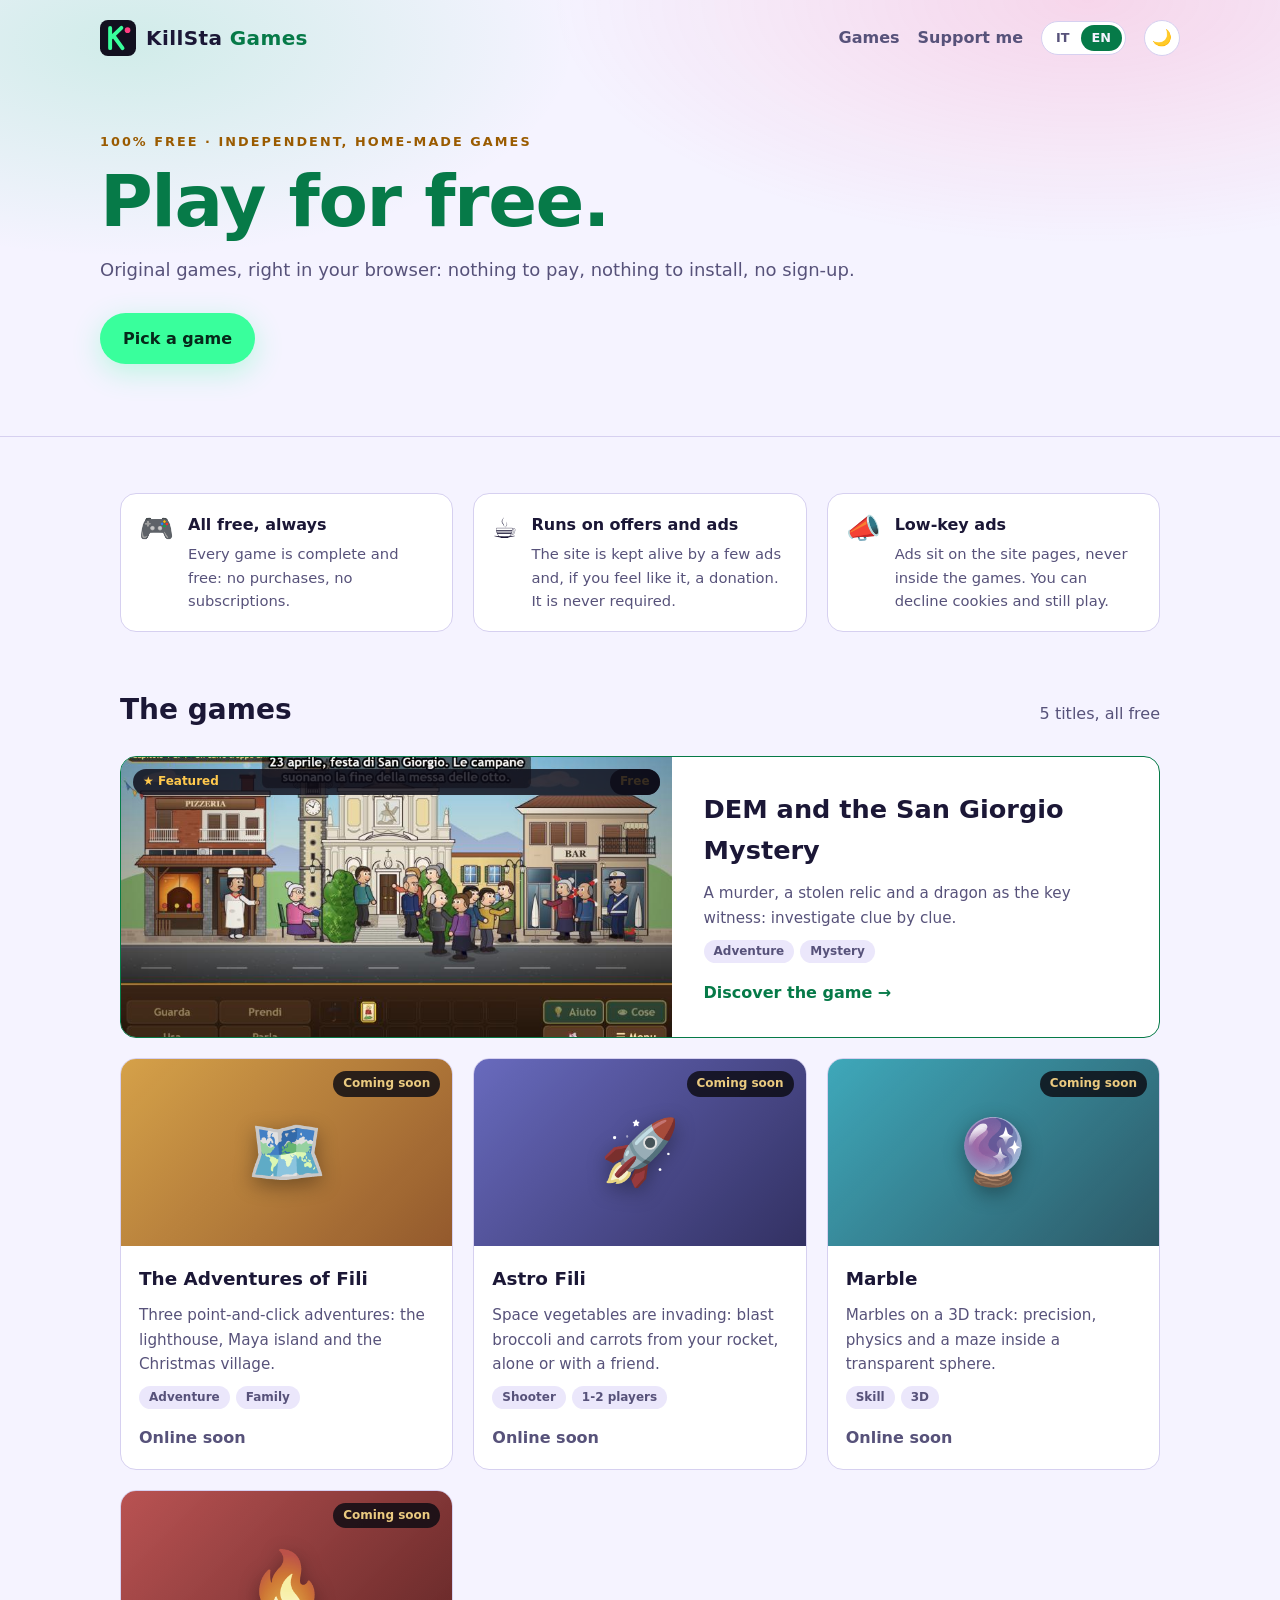
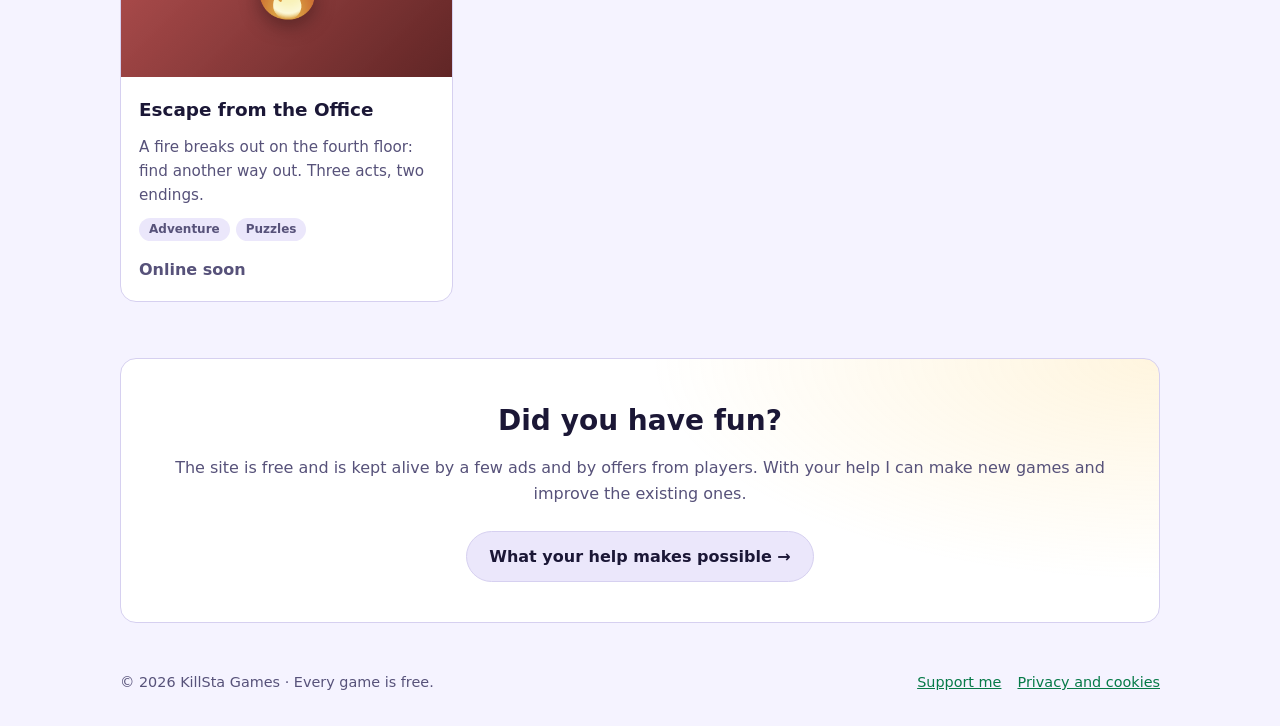
<file: index.html>
<!doctype html>
<html lang="it" data-title-en="KillSta Games — free games in your browser">
<head>
  <meta charset="utf-8">
  <meta name="viewport" content="width=device-width, initial-scale=1">
  <title>KillSta Games — giochi gratis nel browser</title>
  <meta name="description" content="KillSta Games: giochi originali e gratuiti da giocare subito nel browser. Free original games to play right in your browser.">
  <link rel="icon" href="assets/favicon.svg" type="image/svg+xml">
  <script src="js/prefs.js"></script>
  <link rel="stylesheet" href="css/style.css">
</head>
<body>
  <header class="hero">
    <nav id="nav" class="nav"></nav>
    <div class="hero__content">
      <p class="eyebrow">
        <span data-lang="it">100% gratis · Giochi indipendenti, fatti in casa</span>
        <span data-lang="en">100% free · Independent, home-made games</span>
      </p>
      <h1 data-lang="it"><span class="glow">Si gioca gratis.</span></h1>
      <h1 data-lang="en"><span class="glow">Play for free.</span></h1>
      <p class="lead" data-lang="it">Giochi originali, direttamente nel browser: niente da pagare, niente installazioni, niente registrazione.</p>
      <p class="lead" data-lang="en">Original games, right in your browser: nothing to pay, nothing to install, no sign-up.</p>
      <a class="button button--primary" href="#giochi">
        <span data-lang="it">Scegli un gioco</span>
        <span data-lang="en">Pick a game</span>
      </a>
    </div>
  </header>

  <main>
    <section class="section">
      <ul class="perks">
        <li>
          <span class="perks__icon">🎮</span>
          <div data-lang="it"><b>Tutto gratis, sempre</b><p>Ogni gioco è completo e gratuito: nessun acquisto, nessun abbonamento.</p></div>
          <div data-lang="en"><b>All free, always</b><p>Every game is complete and free: no purchases, no subscriptions.</p></div>
        </li>
        <li>
          <span class="perks__icon">☕</span>
          <div data-lang="it"><b>Vive di offerte e pubblicità</b><p>Il sito si mantiene con qualche annuncio e, se ti va, con una donazione. Non è mai obbligatoria.</p></div>
          <div data-lang="en"><b>Runs on offers and ads</b><p>The site is kept alive by a few ads and, if you feel like it, a donation. It is never required.</p></div>
        </li>
        <li>
          <span class="perks__icon">📣</span>
          <div data-lang="it"><b>Pubblicità discreta</b><p>Gli annunci stanno sulle pagine del sito, mai dentro i giochi. Puoi rifiutare i cookie e giochi lo stesso.</p></div>
          <div data-lang="en"><b>Low-key ads</b><p>Ads sit on the site pages, never inside the games. You can decline cookies and still play.</p></div>
        </li>
      </ul>
    </section>

    <section id="giochi" class="section">
      <div class="section__head">
        <h2><span data-lang="it">I giochi</span><span data-lang="en">The games</span></h2>
        <p>
          <span data-lang="it"><span data-game-count>0</span> titoli, tutti gratuiti</span>
          <span data-lang="en"><span data-game-count>0</span> titles, all free</span>
        </p>
      </div>
      <div id="games" class="grid"></div>
    </section>

    <section id="ad-section" class="section ad" hidden>
      <p class="ad__label"><span data-lang="it">Pubblicità</span><span data-lang="en">Advertisement</span></p>
      <div id="ad-slot"></div>
    </section>

    <section id="supporto" class="section">
      <div class="support__box">
        <div data-lang="it">
          <h2>Ti sei divertito?</h2>
          <p>Il sito è gratuito e si mantiene con qualche annuncio e con le offerte di chi gioca. Con il tuo aiuto posso fare nuovi giochi e migliorare quelli che ci sono.</p>
        </div>
        <div data-lang="en">
          <h2>Did you have fun?</h2>
          <p>The site is free and is kept alive by a few ads and by offers from players. With your help I can make new games and improve the existing ones.</p>
        </div>
        <div class="support__actions">
          <a class="button button--coffee" data-coffee href="#"></a>
          <a class="button" href="support.html">
            <span data-lang="it">Cosa farei con il tuo aiuto →</span>
            <span data-lang="en">What your help makes possible →</span>
          </a>
        </div>
      </div>
    </section>
  </main>

  <footer id="footer" class="footer"></footer>

  <script src="js/config.js"></script>
  <script src="js/strings.js"></script>
  <script src="js/games.js"></script>
  <script src="js/app.js"></script>
</body>
</html>
</file>
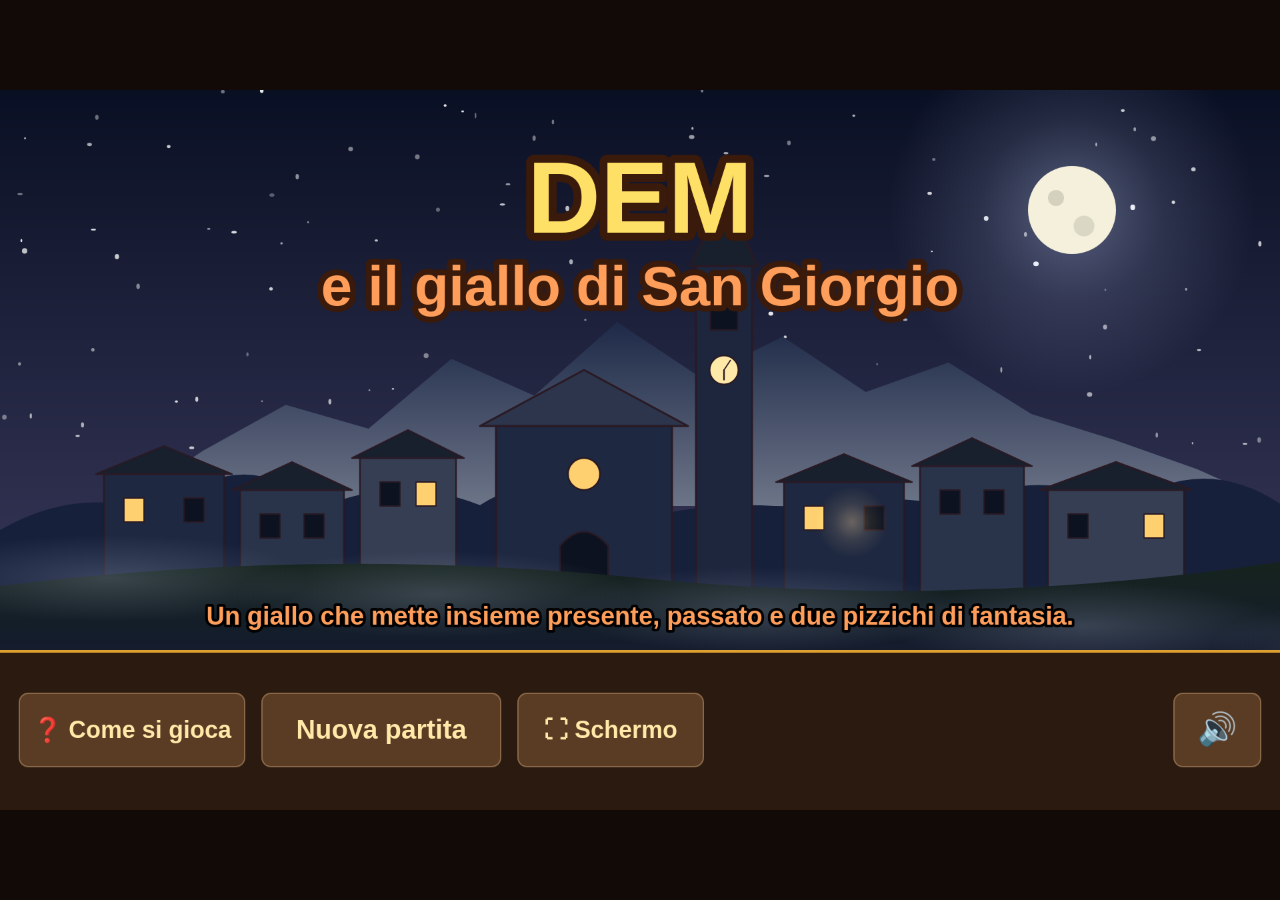
<file: games/giallo-di-san-giorgio/index.html>
<!DOCTYPE html>
<html lang="it">
<head>
<meta charset="utf-8">
<meta name="viewport" content="width=device-width, initial-scale=1, viewport-fit=cover">
<title>DEM e il giallo di San Giorgio</title>
<meta name="theme-color" content="#120a06">
<link rel="manifest" href="manifest.webmanifest">
<link rel="icon" href="icon-192.png" type="image/png">
<link rel="apple-touch-icon" href="icon-192.png">
<meta name="apple-mobile-web-app-capable" content="yes">
<meta name="mobile-web-app-capable" content="yes">
<style>html,body{margin:0;height:100%;background:#120a06;overflow:hidden}#stage{position:fixed;inset:0;display:flex;align-items:center;justify-content:center;background:#120a06}#game{width:min(100vw,calc(100vh * 16 / 9));height:min(100vh,56.25vw);width:min(100vw,calc(100dvh * 16 / 9));height:min(100dvh,56.25vw);display:block;cursor:crosshair;touch-action:none;user-select:none}#rotate{display:none;position:fixed;inset:0;z-index:10;background:#120a06;color:#ffe9a8;flex-direction:column;align-items:center;justify-content:center;text-align:center;padding:24px;font:700 22px/1.4 system-ui,sans-serif}#rotate .phone{font-size:72px;animation:turn 2s ease-in-out infinite}@keyframes turn{0%,30%{transform:rotate(0)}60%,to{transform:rotate(-90deg)}}@media(orientation:portrait)and (pointer:coarse){#rotate{display:flex}}#game.fill{width:100vw;height:100vh;height:100dvh}
</style>
</head>
<body>
<div id="stage"><canvas id="game" width="1920" height="1080"></canvas></div>
  <div id="rotate" aria-live="polite"><div class="phone">📱</div><p>Gira il telefono in orizzontale per giocare</p></div>
<script src="game.694e21181c.js"></script>
<script src="install.js"></script>
<script>if ('serviceWorker' in navigator) navigator.serviceWorker.register('sw.js').catch(() => {});</script>
</body>
</html>
</file>
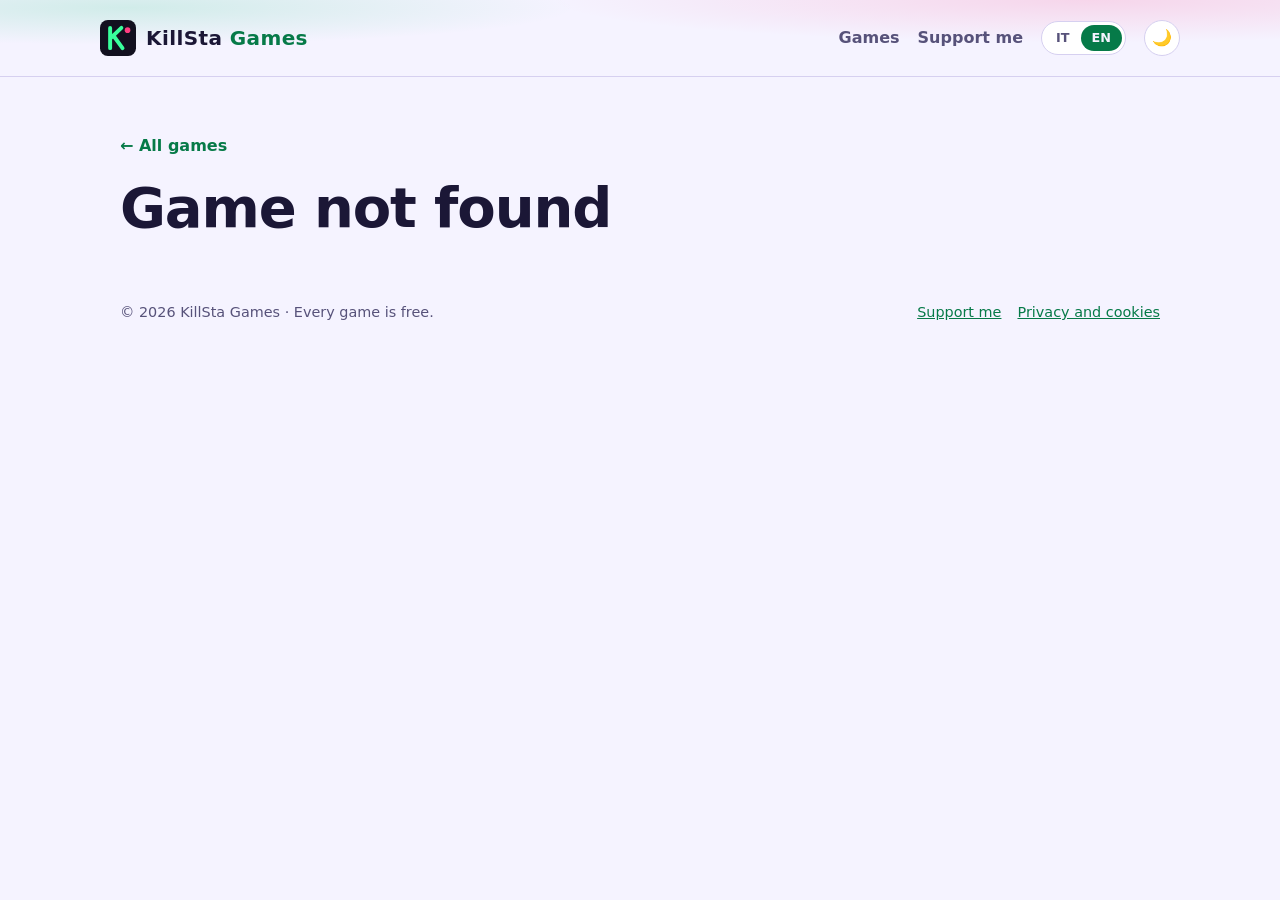
<file: game.html>
<!doctype html>
<html lang="it">
<head>
  <meta charset="utf-8">
  <meta name="viewport" content="width=device-width, initial-scale=1">
  <!-- One page for every game: game.html?id=<id from js/games.js>. The content comes from the game's "details". -->
  <title>KillSta Games</title>
  <link rel="icon" href="assets/favicon.svg" type="image/svg+xml">
  <script src="js/prefs.js"></script>
  <link rel="stylesheet" href="css/style.css">
</head>
<body>
  <header class="hero hero--compact">
    <nav id="nav" class="nav"></nav>
  </header>

  <main id="game-page" class="section game"></main>

  <section id="ad-section" class="section ad" hidden>
    <p class="ad__label"><span data-lang="it">Pubblicità</span><span data-lang="en">Advertisement</span></p>
    <div id="ad-slot"></div>
  </section>

  <footer id="footer" class="footer"></footer>

  <script src="js/config.js"></script>
  <script src="js/strings.js"></script>
  <script src="js/games.js"></script>
  <script src="js/app.js"></script>
</body>
</html>
</file>
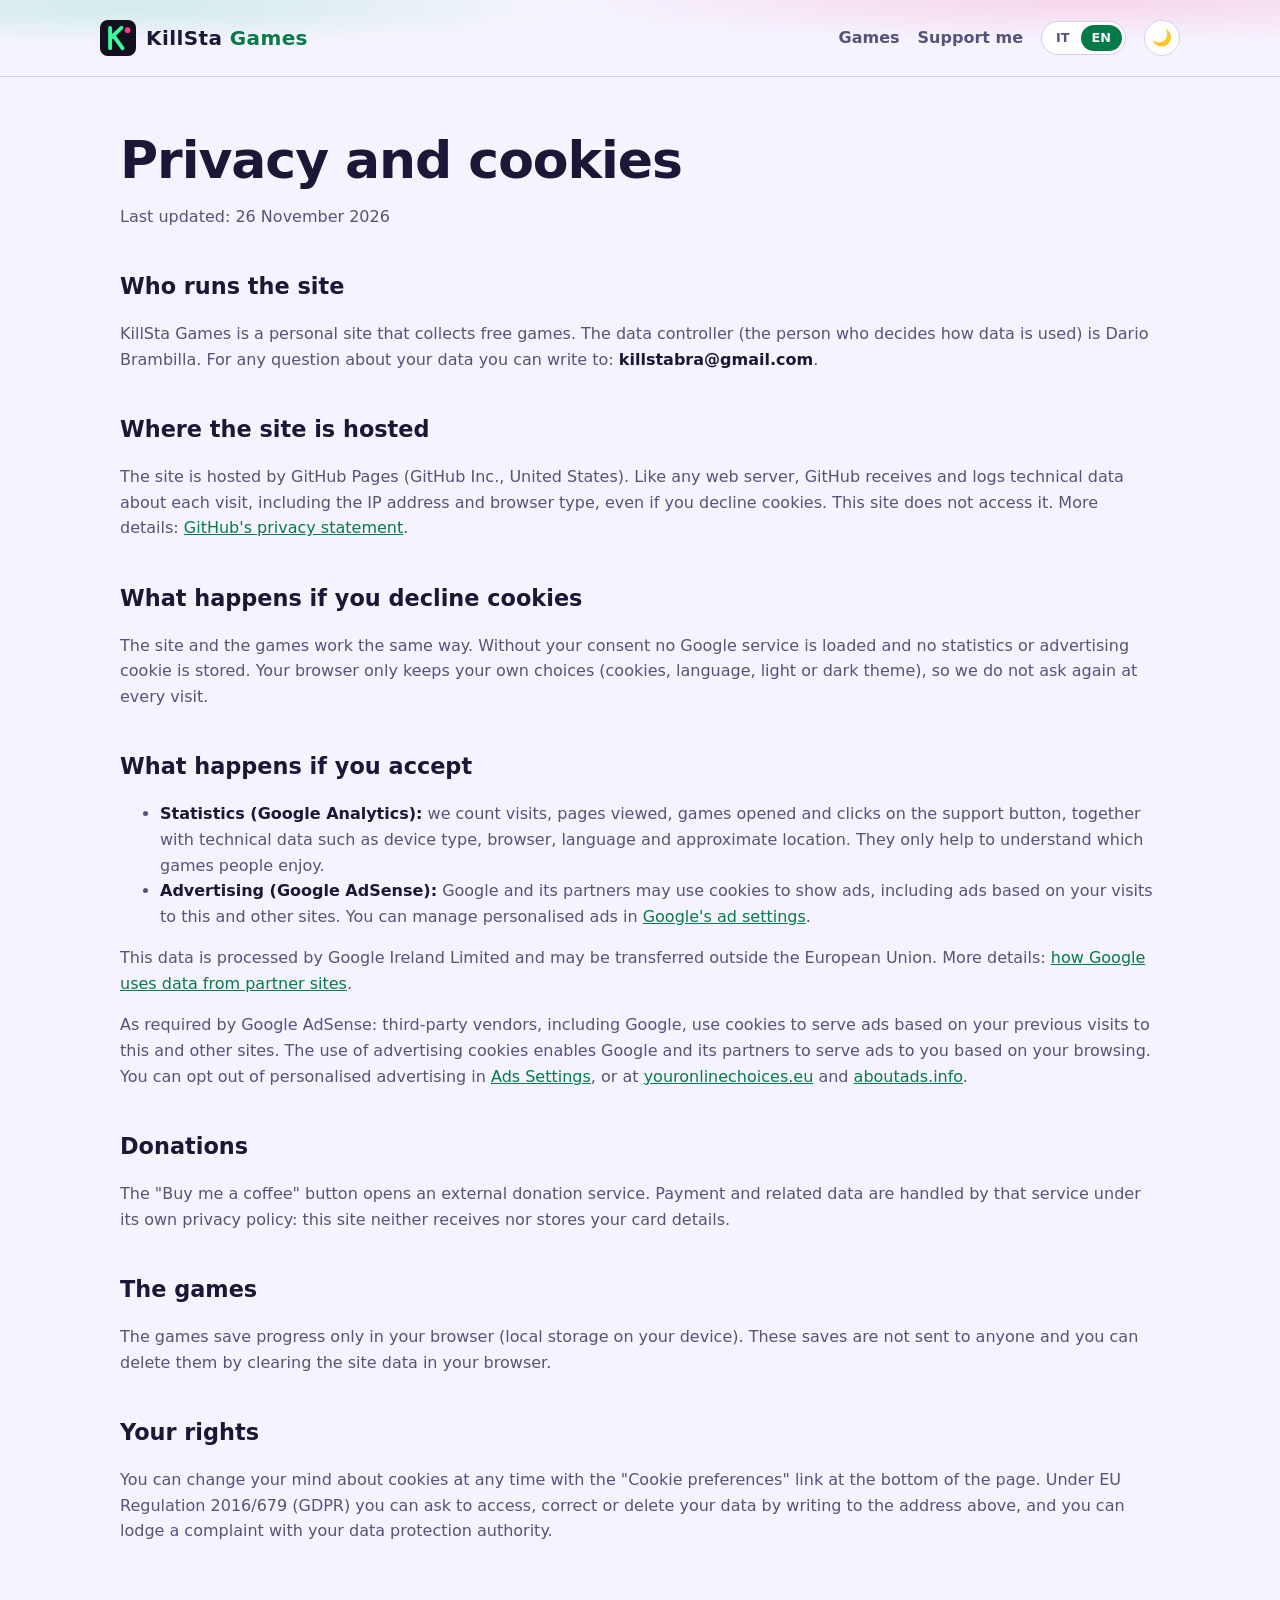
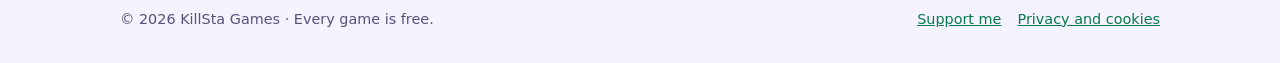
<file: privacy.html>
<!doctype html>
<html lang="it" data-title-en="Privacy and cookies — KillSta Games">
<head>
  <meta charset="utf-8">
  <meta name="viewport" content="width=device-width, initial-scale=1">
  <title>Privacy e cookie — KillSta Games</title>
  <link rel="icon" href="assets/favicon.svg" type="image/svg+xml">
  <script src="js/prefs.js"></script>
  <link rel="stylesheet" href="css/style.css">
</head>
<body>
  <header class="hero hero--compact">
    <nav id="nav" class="nav"></nav>
  </header>

  <main class="section prose">
    <div data-lang="it">
      <h1>Privacy e cookie</h1>
      <p>Ultimo aggiornamento: 26 novembre 2026</p>

      <h2>Chi gestisce il sito</h2>
      <p>KillSta Games è un sito personale che raccoglie giochi gratuiti. Titolare del trattamento dei dati (chi decide come vengono usati) è Dario Brambilla. Per qualsiasi domanda sui tuoi dati puoi scrivere a: <strong data-contact-email></strong>.</p>

      <h2>Dove si trova il sito (hosting)</h2>
      <p>Il sito è ospitato da GitHub Pages (GitHub Inc., Stati Uniti). Come ogni server web, GitHub riceve e registra dati tecnici di ogni visita, tra cui l'indirizzo IP e il tipo di browser, anche se rifiuti i cookie. Questo sito non vi accede. Maggiori dettagli: <a href="https://docs.github.com/site-policy/privacy-policies/github-general-privacy-statement" target="_blank" rel="noopener">informativa privacy di GitHub</a>.</p>

      <h2>Cosa succede se non accetti i cookie</h2>
      <p>Il sito e i giochi funzionano allo stesso modo. Senza il tuo consenso non viene caricato alcun servizio di Google e non viene salvato alcun cookie di statistica o di pubblicità. Nel tuo browser restano solo le tue scelte (cookie, lingua, tema chiaro o scuro), così non te le chiediamo a ogni visita.</p>

      <h2>Cosa succede se accetti</h2>
      <ul>
        <li><strong>Statistiche (Google Analytics):</strong> contiamo le visite, le pagine viste, i giochi aperti e i clic sul pulsante di supporto, insieme a dati tecnici come tipo di dispositivo, browser, lingua e zona geografica approssimativa. Servono solo a capire quali giochi piacciono.</li>
        <li><strong>Pubblicità (Google AdSense):</strong> Google e i suoi partner possono usare cookie per mostrare annunci, anche basati sulle tue visite a questo e ad altri siti. Puoi gestire gli annunci personalizzati dalle <a href="https://adssettings.google.com" target="_blank" rel="noopener">impostazioni annunci di Google</a>.</li>
      </ul>
      <p>Questi dati sono trattati da Google Ireland Limited e possono essere trasferiti fuori dall'Unione Europea. Maggiori dettagli: <a href="https://policies.google.com/technologies/partner-sites" target="_blank" rel="noopener">come Google usa i dati dei siti partner</a>.</p>

      <p>Come previsto da Google AdSense: fornitori terzi, tra cui Google, usano cookie per mostrare annunci in base alle tue visite precedenti a questo e ad altri siti. L'uso dei cookie pubblicitari permette a Google e ai suoi partner di mostrarti annunci basati sulla tua navigazione. Puoi disattivare la pubblicità personalizzata da <a href="https://adssettings.google.com" target="_blank" rel="noopener">Impostazioni annunci</a> oppure da <a href="https://www.youronlinechoices.eu" target="_blank" rel="noopener">youronlinechoices.eu</a> e <a href="https://www.aboutads.info/choices" target="_blank" rel="noopener">aboutads.info</a>.</p>

      <h2>Donazioni</h2>
      <p>Il pulsante "Offrimi un caffè" apre un servizio esterno di donazioni. Pagamento e dati relativi sono gestiti da quel servizio, secondo la sua informativa: questo sito non riceve né conserva i dati della tua carta.</p>

      <h2>I giochi</h2>
      <p>I giochi salvano i progressi solo nel tuo browser (memoria locale del dispositivo). Questi salvataggi non vengono inviati a nessuno e puoi cancellarli svuotando i dati del sito dal browser.</p>

      <h2>I tuoi diritti</h2>
      <p>Puoi cambiare idea sui cookie in ogni momento con il link "Preferenze cookie" in fondo alla pagina. In base al Regolamento europeo 2016/679 (GDPR) puoi chiedere accesso, rettifica o cancellazione dei tuoi dati scrivendo all'indirizzo qui sopra, e puoi presentare reclamo al Garante per la protezione dei dati personali.</p>
    </div>

    <div data-lang="en">
      <h1>Privacy and cookies</h1>
      <p>Last updated: 26 November 2026</p>

      <h2>Who runs the site</h2>
      <p>KillSta Games is a personal site that collects free games. The data controller (the person who decides how data is used) is Dario Brambilla. For any question about your data you can write to: <strong data-contact-email></strong>.</p>

      <h2>Where the site is hosted</h2>
      <p>The site is hosted by GitHub Pages (GitHub Inc., United States). Like any web server, GitHub receives and logs technical data about each visit, including the IP address and browser type, even if you decline cookies. This site does not access it. More details: <a href="https://docs.github.com/site-policy/privacy-policies/github-general-privacy-statement" target="_blank" rel="noopener">GitHub's privacy statement</a>.</p>

      <h2>What happens if you decline cookies</h2>
      <p>The site and the games work the same way. Without your consent no Google service is loaded and no statistics or advertising cookie is stored. Your browser only keeps your own choices (cookies, language, light or dark theme), so we do not ask again at every visit.</p>

      <h2>What happens if you accept</h2>
      <ul>
        <li><strong>Statistics (Google Analytics):</strong> we count visits, pages viewed, games opened and clicks on the support button, together with technical data such as device type, browser, language and approximate location. They only help to understand which games people enjoy.</li>
        <li><strong>Advertising (Google AdSense):</strong> Google and its partners may use cookies to show ads, including ads based on your visits to this and other sites. You can manage personalised ads in <a href="https://adssettings.google.com" target="_blank" rel="noopener">Google's ad settings</a>.</li>
      </ul>
      <p>This data is processed by Google Ireland Limited and may be transferred outside the European Union. More details: <a href="https://policies.google.com/technologies/partner-sites" target="_blank" rel="noopener">how Google uses data from partner sites</a>.</p>

      <p>As required by Google AdSense: third-party vendors, including Google, use cookies to serve ads based on your previous visits to this and other sites. The use of advertising cookies enables Google and its partners to serve ads to you based on your browsing. You can opt out of personalised advertising in <a href="https://adssettings.google.com" target="_blank" rel="noopener">Ads Settings</a>, or at <a href="https://www.youronlinechoices.eu" target="_blank" rel="noopener">youronlinechoices.eu</a> and <a href="https://www.aboutads.info/choices" target="_blank" rel="noopener">aboutads.info</a>.</p>

      <h2>Donations</h2>
      <p>The "Buy me a coffee" button opens an external donation service. Payment and related data are handled by that service under its own privacy policy: this site neither receives nor stores your card details.</p>

      <h2>The games</h2>
      <p>The games save progress only in your browser (local storage on your device). These saves are not sent to anyone and you can delete them by clearing the site data in your browser.</p>

      <h2>Your rights</h2>
      <p>You can change your mind about cookies at any time with the "Cookie preferences" link at the bottom of the page. Under EU Regulation 2016/679 (GDPR) you can ask to access, correct or delete your data by writing to the address above, and you can lodge a complaint with your data protection authority.</p>
    </div>
  </main>

  <footer id="footer" class="footer"></footer>

  <script src="js/config.js"></script>
  <script src="js/strings.js"></script>
  <script src="js/app.js"></script>
</body>
</html>
</file>
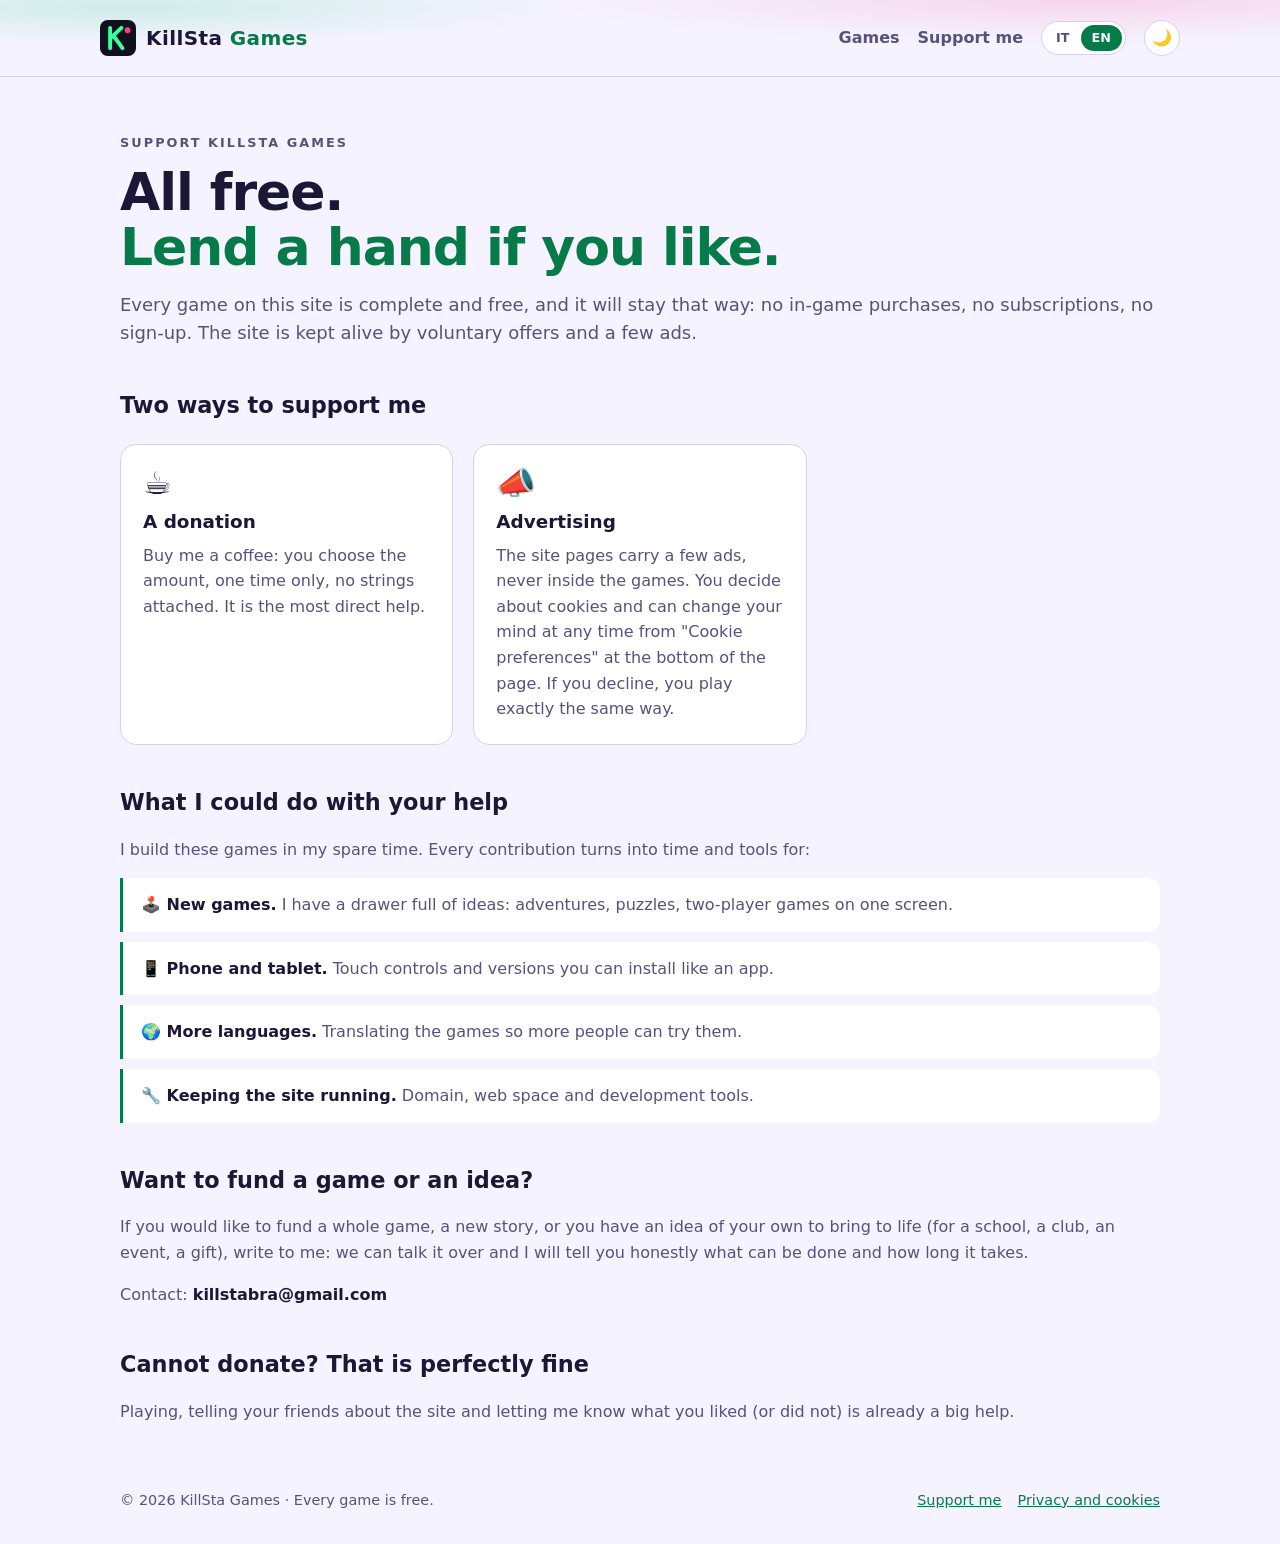
<file: support.html>
<!doctype html>
<html lang="it" data-title-en="Support me — KillSta Games">
<head>
  <meta charset="utf-8">
  <meta name="viewport" content="width=device-width, initial-scale=1">
  <title>Sostienimi — KillSta Games</title>
  <meta name="description" content="KillSta Games è gratuito e vive di offerte libere e di un po' di pubblicità. KillSta Games is free and runs on voluntary offers and a few ads.">
  <link rel="icon" href="assets/favicon.svg" type="image/svg+xml">
  <script src="js/prefs.js"></script>
  <link rel="stylesheet" href="css/style.css">
</head>
<body>
  <header class="hero hero--compact">
    <nav id="nav" class="nav"></nav>
  </header>

  <main class="section prose">
    <div data-lang="it">
      <p class="eyebrow">Sostieni KillSta Games</p>
      <h1>Tutto gratis.<br><span class="glow">Se vuoi, dai una mano.</span></h1>
      <p class="lead">Ogni gioco di questo sito è completo e gratuito, e resterà così: nessun acquisto dentro i giochi, nessun abbonamento, nessuna registrazione. Il sito si mantiene con offerte libere e con qualche annuncio.</p>
    </div>
    <div data-lang="en">
      <p class="eyebrow">Support KillSta Games</p>
      <h1>All free.<br><span class="glow">Lend a hand if you like.</span></h1>
      <p class="lead">Every game on this site is complete and free, and it will stay that way: no in-game purchases, no subscriptions, no sign-up. The site is kept alive by voluntary offers and a few ads.</p>
    </div>

    <h2><span data-lang="it">Due modi per sostenermi</span><span data-lang="en">Two ways to support me</span></h2>
    <div class="ways">
      <div class="way">
        <span class="way__icon">☕</span>
        <div data-lang="it">
          <h3>Una donazione</h3>
          <p>Offrimi un caffè: scegli tu la cifra, una volta sola e senza impegno. È l'aiuto più diretto.</p>
        </div>
        <div data-lang="en">
          <h3>A donation</h3>
          <p>Buy me a coffee: you choose the amount, one time only, no strings attached. It is the most direct help.</p>
        </div>
        <a class="button button--coffee" data-coffee href="#"></a>
      </div>
      <div class="way">
        <span class="way__icon">📣</span>
        <div data-lang="it">
          <h3>La pubblicità</h3>
          <p>Sulle pagine del sito ci sono alcuni annunci, mai dentro i giochi. Tu decidi sui cookie e puoi cambiare idea quando vuoi da "Preferenze cookie" in fondo alla pagina. Se rifiuti, giochi esattamente allo stesso modo.</p>
        </div>
        <div data-lang="en">
          <h3>Advertising</h3>
          <p>The site pages carry a few ads, never inside the games. You decide about cookies and can change your mind at any time from "Cookie preferences" at the bottom of the page. If you decline, you play exactly the same way.</p>
        </div>
      </div>
    </div>

    <div data-lang="it">
      <h2>Cosa potrei fare con il tuo aiuto</h2>
      <p>Sviluppo questi giochi nel tempo libero. Ogni contributo si trasforma in tempo e strumenti per:</p>
      <ul class="goals">
        <li><b>🕹️ Nuovi giochi.</b> Ho un cassetto pieno di idee: avventure, rompicapi, giochi da fare in due sullo stesso schermo.</li>
        <li><b>📱 Telefono e tablet.</b> Comandi touch e versioni che si installano come un'app.</li>
        <li><b>🌍 Altre lingue.</b> Tradurre i giochi per farli provare a più persone.</li>
        <li><b>🔧 Tenere acceso il sito.</b> Dominio, spazio web e gli strumenti per sviluppare.</li>
      </ul>

      <h2>Vuoi finanziare un gioco o un'idea?</h2>
      <p>Se vuoi sovvenzionare un gioco intero, una nuova storia o hai un'idea tua da realizzare (per una scuola, un'associazione, un evento, un regalo), scrivimi: ne parliamo e ti dico con sincerità cosa si può fare e in quanto tempo.</p>
      <p>Contatto: <strong data-contact-email></strong></p>

      <h2>Non puoi donare? Va benissimo</h2>
      <p>Giocare, far conoscere il sito agli amici e dirmi cosa ti è piaciuto (o cosa no) è già un grande aiuto.</p>
    </div>

    <div data-lang="en">
      <h2>What I could do with your help</h2>
      <p>I build these games in my spare time. Every contribution turns into time and tools for:</p>
      <ul class="goals">
        <li><b>🕹️ New games.</b> I have a drawer full of ideas: adventures, puzzles, two-player games on one screen.</li>
        <li><b>📱 Phone and tablet.</b> Touch controls and versions you can install like an app.</li>
        <li><b>🌍 More languages.</b> Translating the games so more people can try them.</li>
        <li><b>🔧 Keeping the site running.</b> Domain, web space and development tools.</li>
      </ul>

      <h2>Want to fund a game or an idea?</h2>
      <p>If you would like to fund a whole game, a new story, or you have an idea of your own to bring to life (for a school, a club, an event, a gift), write to me: we can talk it over and I will tell you honestly what can be done and how long it takes.</p>
      <p>Contact: <strong data-contact-email></strong></p>

      <h2>Cannot donate? That is perfectly fine</h2>
      <p>Playing, telling your friends about the site and letting me know what you liked (or did not) is already a big help.</p>
    </div>
  </main>

  <footer id="footer" class="footer"></footer>

  <script src="js/config.js"></script>
  <script src="js/strings.js"></script>
  <script src="js/app.js"></script>
</body>
</html>
</file>
<file: css/style.css>
/* Dark theme (default). */
:root {
  --bg: #0c0a17;
  --surface: #17142a;
  --surface-2: #211d3a;
  --line: #2f2a52;
  --text: #f1effb;
  --muted: #a7a2c9;
  --accent: #39ff9c;
  --warm: #ffc94d;
  --glow: 0 0 28px rgba(57, 255, 156, .45);
  --hero-pink: rgba(255, 61, 129, .28);
  --hero-green: rgba(57, 255, 156, .18);
  --shadow: 0 14px 36px rgba(0, 0, 0, .45);
  --radius: 16px;
  color-scheme: dark;
}

:root[data-theme="light"] {
  --bg: #f5f3ff;
  --surface: #ffffff;
  --surface-2: #ebe7fb;
  --line: #d6d0f0;
  --text: #1b1736;
  --muted: #57527a;
  --accent: #067a48;
  --warm: #9a5b00;
  --glow: none;
  --hero-pink: rgba(255, 61, 129, .16);
  --hero-green: rgba(20, 200, 120, .16);
  --shadow: 0 14px 32px rgba(60, 40, 120, .16);
  color-scheme: light;
}

* { box-sizing: border-box; }

html { scroll-behavior: smooth; }

body {
  margin: 0;
  background: var(--bg);
  color: var(--text);
  font: 16px/1.6 "Segoe UI", system-ui, -apple-system, Roboto, Arial, sans-serif;
}

a { color: var(--accent); }

[hidden] { display: none !important; }

/* Only the visitor's language is shown. */
html[lang="it"] [data-lang="en"],
html[lang="en"] [data-lang="it"] { display: none !important; }

/* ---- Hero and menu ---- */

.hero {
  padding: 0 20px 72px;
  border-bottom: 1px solid var(--line);
  background:
    radial-gradient(60% 80% at 85% 0%, var(--hero-pink), transparent 70%),
    radial-gradient(50% 70% at 10% 10%, var(--hero-green), transparent 70%);
}

.hero--compact { padding-bottom: 0; }

.nav,
.hero__content,
.section,
.footer {
  max-width: 1080px;
  margin-inline: auto;
}

.nav {
  display: flex;
  flex-wrap: wrap;
  align-items: center;
  justify-content: space-between;
  gap: 12px 20px;
  padding-block: 20px;
}

.brand {
  display: flex;
  align-items: center;
  gap: 10px;
  color: var(--text);
  font-size: 1.25rem;
  font-weight: 800;
  letter-spacing: .02em;
  text-decoration: none;
}

.brand b { color: var(--accent); }

.nav__links {
  display: flex;
  flex-wrap: wrap;
  align-items: center;
  gap: 10px 18px;
}

.nav__links a {
  color: var(--muted);
  font-weight: 600;
  text-decoration: none;
}

.nav__links a:hover { color: var(--text); }

.switch {
  display: flex;
  padding: 3px;
  border: 1px solid var(--line);
  border-radius: 999px;
  background: var(--surface);
}

.switch__item {
  padding: 3px 11px;
  border: 0;
  border-radius: 999px;
  background: none;
  color: var(--muted);
  font: inherit;
  font-size: .8rem;
  font-weight: 700;
  cursor: pointer;
}

.switch__item[aria-pressed="true"] {
  background: var(--accent);
  color: var(--bg);
}

.icon-button {
  width: 36px;
  height: 36px;
  border: 1px solid var(--line);
  border-radius: 50%;
  background: var(--surface);
  font-size: 1rem;
  line-height: 1;
  cursor: pointer;
}

.hero__content { padding-top: 56px; }

.eyebrow {
  margin: 0 0 12px;
  color: var(--warm);
  font-size: .8rem;
  font-weight: 700;
  letter-spacing: .16em;
  text-transform: uppercase;
}

h1 {
  margin: 0 0 16px;
  font-size: clamp(2.4rem, 7vw, 4.5rem);
  font-weight: 900;
  line-height: 1.05;
  letter-spacing: -.02em;
}

.glow {
  color: var(--accent);
  text-shadow: var(--glow);
}

.lead {
  max-width: none;
  margin: 0 0 28px;
  color: var(--muted);
  font-size: 1.125rem;
}

/* On the home page the intro stays on one line when the screen is wide enough. */
.hero__content .lead { max-width: none; }

/* ---- Buttons ---- */

.button {
  display: inline-block;
  padding: 12px 22px;
  border: 1px solid var(--line);
  border-radius: 999px;
  background: var(--surface-2);
  color: var(--text);
  font: inherit;
  font-weight: 700;
  text-decoration: none;
  cursor: pointer;
  transition: transform .15s, box-shadow .15s;
}

.button:hover { transform: translateY(-2px); }

:is(.button, .card, .link-button, .switch__item, .icon-button):focus-visible {
  outline: 3px solid var(--warm);
  outline-offset: 3px;
}

.button--primary {
  border-color: transparent;
  background: #39ff9c;
  color: #06281a;
  box-shadow: 0 8px 28px rgba(57, 255, 156, .3);
}

.button--coffee {
  border-color: transparent;
  background: #ffc94d;
  color: #3a2800;
  box-shadow: 0 8px 28px rgba(255, 201, 77, .25);
}


/* ---- Sections ---- */

.section { padding: 56px 20px 0; }

.section__head {
  display: flex;
  flex-wrap: wrap;
  align-items: baseline;
  justify-content: space-between;
  gap: 8px;
  margin-bottom: 24px;
}

h2 { margin: 0; font-size: 1.75rem; font-weight: 800; }

.section__head p { margin: 0; color: var(--muted); }

.grid,
.perks,
.ways {
  display: grid;
  grid-template-columns: repeat(auto-fill, minmax(min(100%, 280px), 1fr));
  gap: 20px;
}

/* ---- "How it works" strip ---- */

.perks {
  margin: 0;
  padding: 0;
  list-style: none;
}

.perks li {
  display: flex;
  gap: 14px;
  padding: 18px;
  border: 1px solid var(--line);
  border-radius: var(--radius);
  background: var(--surface);
}

.perks__icon { font-size: 1.75rem; line-height: 1.2; }

.perks p { margin: 4px 0 0; color: var(--muted); font-size: .92rem; }

/* ---- Game cards ---- */

.card {
  display: flex;
  flex-direction: column;
  overflow: hidden;
  border: 1px solid var(--line);
  border-radius: var(--radius);
  background: var(--surface);
  color: var(--text);
  text-decoration: none;
  transition: transform .18s, border-color .18s, box-shadow .18s;
}

a.card:hover {
  transform: translateY(-4px);
  border-color: var(--accent);
  box-shadow: var(--shadow);
}

.card__cover {
  position: relative;
  display: grid;
  place-items: center;
  aspect-ratio: 16 / 9;
}

.card__emoji {
  font-size: 4rem;
  filter: drop-shadow(0 6px 10px rgba(0, 0, 0, .35));
}

.card--soon .card__cover { filter: saturate(.6); }

.card--featured { border-color: var(--accent); box-shadow: var(--glow); }

.card--featured .card__cover { filter: none; }

.card__badge--left { right: auto; left: 12px; background: var(--accent); color: #06281a; }

@media (min-width: 800px) {
  .card--featured {
    grid-column: 1 / -1;
    flex-direction: row;
  }
  .card--featured .card__cover { flex: 1.3 1 0; aspect-ratio: auto; min-height: 280px; }
  .card--featured .card__body { flex: 1 1 0; justify-content: center; padding: 32px; }
  .card--featured h3 { font-size: 1.6rem; }
}

.card__badge {
  position: absolute;
  top: 12px;
  right: 12px;
  padding: 3px 10px;
  border-radius: 999px;
  background: rgba(12, 10, 23, .82);
  color: #ffc94d;
  font-size: .75rem;
  font-weight: 700;
}

.card__body {
  display: flex;
  flex: 1;
  flex-direction: column;
  gap: 10px;
  padding: 18px;
}

.card__title { margin: 0; font-size: 1.15rem; }

.card__text { margin: 0; color: var(--muted); font-size: .95rem; }

.card__tags {
  display: flex;
  flex-wrap: wrap;
  gap: 6px;
  margin: 0;
  padding: 0;
  list-style: none;
}

.card__tags li {
  padding: 2px 10px;
  border-radius: 999px;
  background: var(--surface-2);
  color: var(--muted);
  font-size: .75rem;
  font-weight: 600;
}

.card__cta {
  margin-top: auto;
  padding-top: 6px;
  color: var(--accent);
  font-weight: 800;
}

.card--soon .card__cta { color: var(--muted); font-weight: 600; }

.card__image {
  position: absolute;
  inset: 0;
  width: 100%;
  height: 100%;
  object-fit: cover;
}

/* ---- A game's own page ---- */

.game { max-width: 1080px; }

.game h1 { font-size: clamp(2rem, 6vw, 3.5rem); }

.game__back {
  display: inline-block;
  margin-bottom: 20px;
  font-weight: 600;
  text-decoration: none;
}

.game__actions {
  display: flex;
  flex-wrap: wrap;
  gap: 12px;
  margin-bottom: 28px;
}

.game__cover,
.gallery img {
  display: block;
  width: 100%;
  height: auto;
  border: 1px solid var(--line);
  border-radius: var(--radius);
}

.game__cover { box-shadow: var(--shadow); }

.facts {
  display: grid;
  grid-template-columns: repeat(auto-fit, minmax(150px, 1fr));
  gap: 12px;
  margin: 24px 0 0;
}

.facts div {
  padding: 12px 16px;
  border: 1px solid var(--line);
  border-radius: 12px;
  background: var(--surface);
}

.facts dt {
  color: var(--muted);
  font-size: .72rem;
  font-weight: 700;
  letter-spacing: .1em;
  text-transform: uppercase;
}

.facts dd { margin: 2px 0 0; font-weight: 700; }

.game__section { margin-top: 44px; }

.game__section h2 { margin-bottom: 14px; font-size: 1.5rem; }

.game__section p,
.game__list { color: var(--muted); }

.game__list { margin: 0; padding-left: 1.3rem; }

.game__list li { margin-bottom: 6px; }

ol.game__list li::marker { color: var(--accent); font-weight: 800; }

.gallery {
  display: grid;
  grid-template-columns: repeat(auto-fill, minmax(min(100%, 260px), 1fr));
  gap: 14px;
}

.gallery__item { transition: transform .18s; }

.gallery__item:hover { transform: scale(1.02); }

/* ---- Advertising ---- */

.ad__label {
  margin: 0 0 8px;
  color: var(--muted);
  font-size: .7rem;
  letter-spacing: .15em;
  text-transform: uppercase;
}

#ad-slot {
  min-height: 100px;
  border: 1px dashed var(--line);
  border-radius: var(--radius);
}

/* ---- Support ---- */

.support__box {
  padding: 40px 24px;
  border: 1px solid var(--line);
  border-radius: var(--radius);
  background:
    radial-gradient(70% 120% at 100% 0%, rgba(255, 201, 77, .18), transparent 70%),
    var(--surface);
  text-align: center;
}

.support__box p {
  max-width: none;
  margin: 12px auto 24px;
  color: var(--muted);
}

.support__actions {
  display: flex;
  flex-wrap: wrap;
  justify-content: center;
  gap: 12px;
}

.ways { margin-top: 20px; }

.way {
  display: flex;
  flex-direction: column;
  align-items: flex-start;
  gap: 8px;
  padding: 22px;
  border: 1px solid var(--line);
  border-radius: var(--radius);
  background: var(--surface);
}

.way__icon { font-size: 2rem; line-height: 1; }

.way h3 { margin: 0; font-size: 1.15rem; }

.way p { margin: 6px 0 0; }

.way .button { margin-top: auto; }

.goals {
  display: grid;
  gap: 10px;
  padding: 0;
  list-style: none;
}

.goals li {
  padding: 14px 18px;
  border-left: 3px solid var(--accent);
  border-radius: 0 12px 12px 0;
  background: var(--surface);
}

/* ---- Footer ---- */

.footer {
  display: flex;
  flex-wrap: wrap;
  align-items: center;
  justify-content: space-between;
  gap: 8px 24px;
  padding: 48px 20px 32px;
  color: var(--muted);
  font-size: .9rem;
}

.footer p { display: flex; flex-wrap: wrap; gap: 6px 16px; margin: 0; }

.link-button {
  padding: 0;
  border: 0;
  background: none;
  color: var(--accent);
  font: inherit;
  text-decoration: underline;
  cursor: pointer;
}

/* ---- Cookie banner ---- */

.cookie {
  position: fixed;
  right: 16px;
  bottom: 16px;
  left: 16px;
  z-index: 10;
  display: flex;
  flex-wrap: wrap;
  align-items: center;
  justify-content: space-between;
  gap: 12px 24px;
  max-width: 820px;
  margin-inline: auto;
  padding: 16px 20px;
  border: 1px solid var(--line);
  border-radius: var(--radius);
  background: var(--surface-2);
  box-shadow: var(--shadow);
}

.cookie p { flex: 1 1 280px; margin: 0; font-size: .9rem; }

.cookie__actions { display: flex; gap: 10px; }

.cookie .button { background: var(--surface); }

/* ---- Text pages (support, privacy) ---- */

.prose { max-width: 1080px; }

.prose h1 { font-size: clamp(2rem, 6vw, 3.25rem); }

.prose h2 { margin-top: 40px; font-size: 1.4rem; }

.prose p,
.prose li { color: var(--muted); }

.prose :is(strong, b) { color: var(--text); }

@media (prefers-reduced-motion: reduce) {
  html { scroll-behavior: auto; }
  .button, .card { transition: none; }
}
</file>
